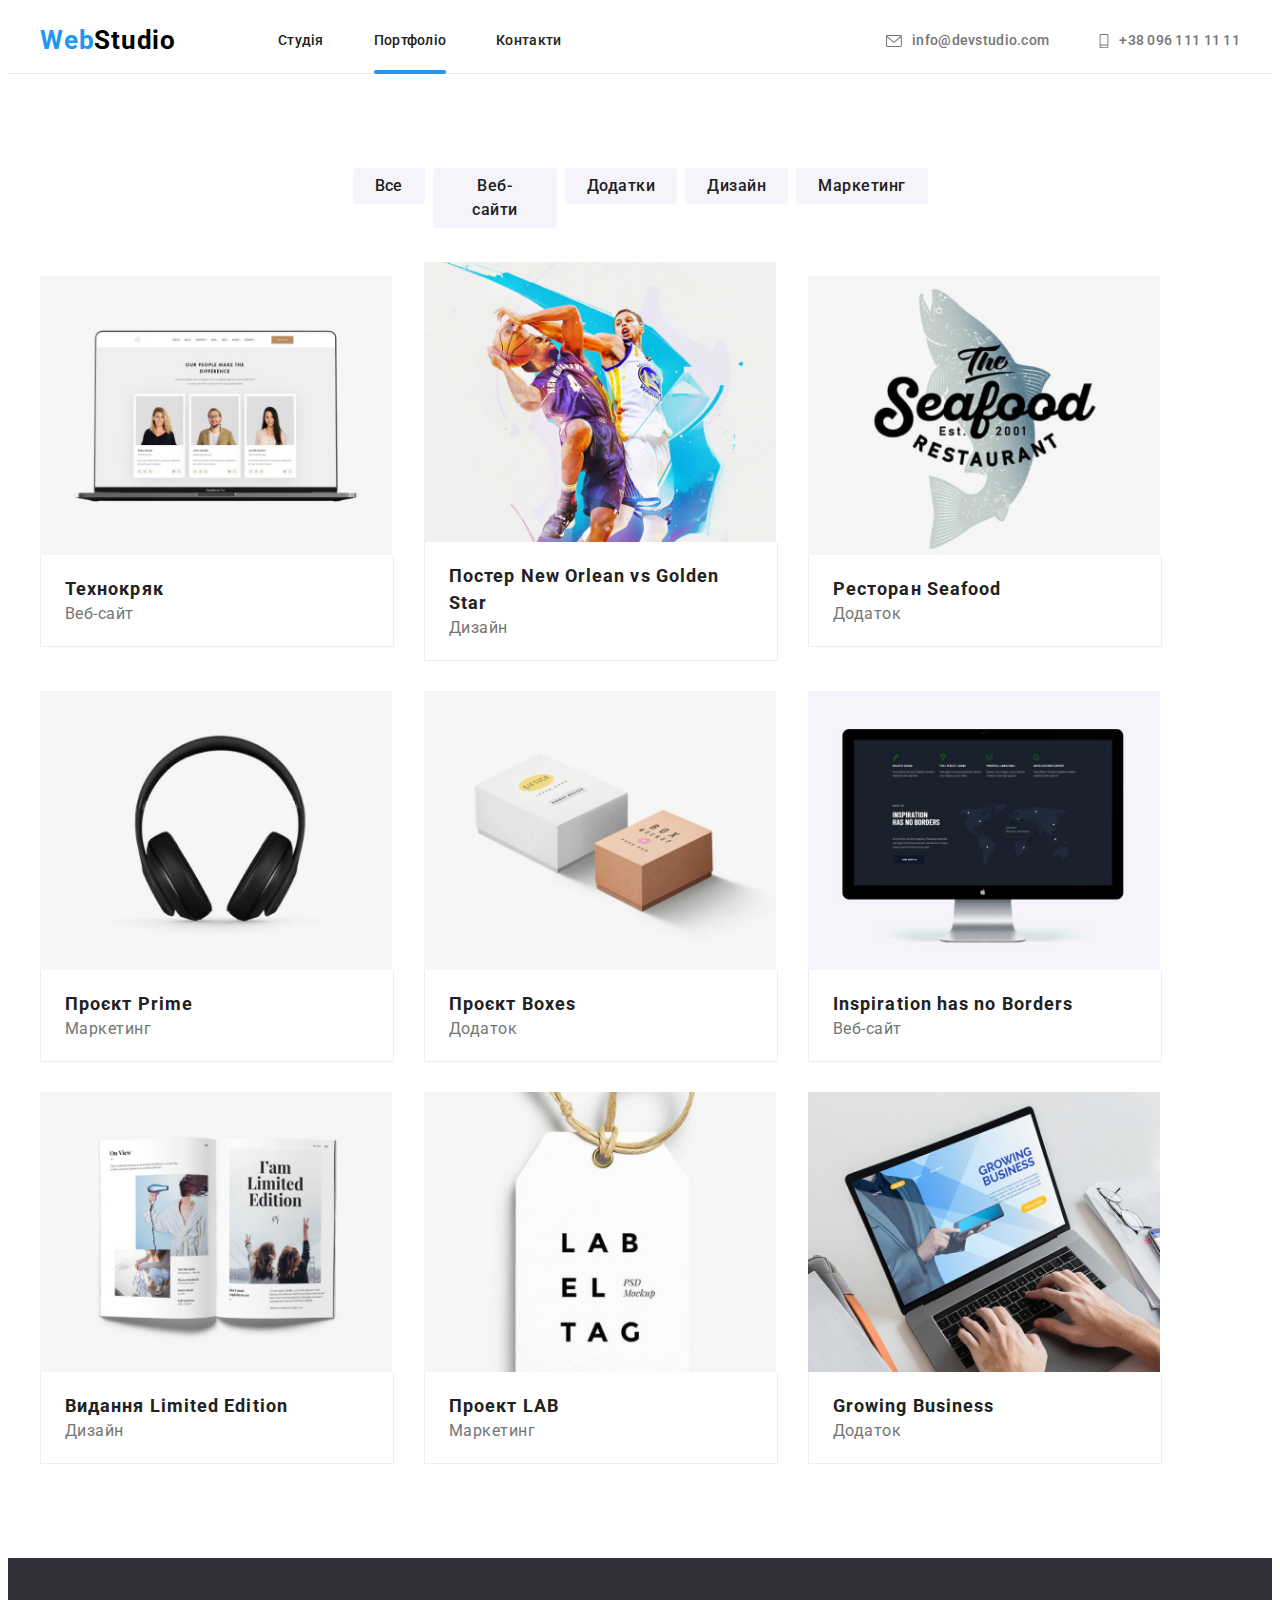
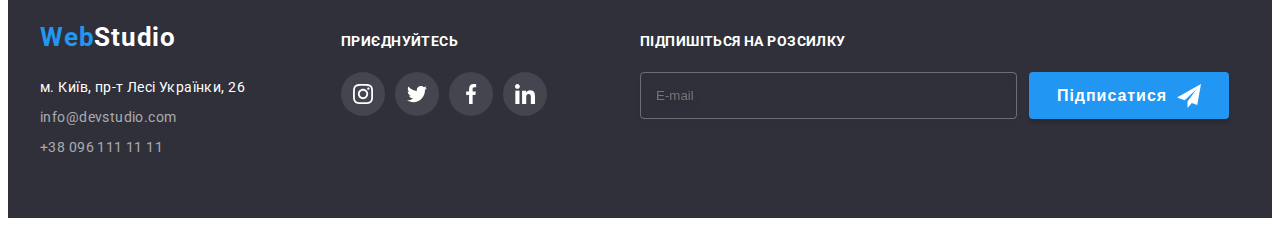
<file: portfolio.html>
<!DOCTYPE html>
<html lang="uk">
  <head>
    <meta charset="UTF-8" />
    <meta http-equiv="X-UA-Compatible" content="IE=edge" />
    <meta name="viewport" content="width=device-width, initial-scale=1.0" />
    <link rel="preconnect" href="https://fonts.googleapis.com" />
    <link rel="preconnect" href="https://fonts.gstatic.com" crossorigin />
    <link
      href="https://fonts.googleapis.com/css2?family=Roboto:wght@400;500;700;900&display=swap"
      rel="stylesheet"
    />
    <link
      rel="stylesheet"
      href="https://cdnjs.cloudflare.com/ajax/libs/modern-normalize/1.1.0/modern-normalize.min.css"
      integrity="sha512-wpPYUAdjBVSE4KJnH1VR1HeZfpl1ub8YT/NKx4PuQ5NmX2tKuGu6U/JRp5y+Y8XG2tV+wKQpNHVUX03MfMFn9Q=="
      crossorigin="anonymous"
      referrerpolicy="no-referrer"
    />
    <link rel="stylesheet" href="./css/main.min.css" />

    <title>Portfolio</title>
  </head>
  <body>
    <header class="header">
      <div class="conteiner conteiner__header">
        <nav class="nav">
          <a class="logo link" href="/">Web<span class="logo-dark">Studio</span></a>
          <ul class="nav__list list">
            <li class="nav__item">
              <a class="nav__link nav__link--active link" href="./index.html">Студія</a>
            </li>
            <li class="nav__item">
              <a class="nav__link nav__link--active nav__link--current link" href="./portfolio.html"
                >Портфоліо</a
              >
            </li>
            <li class="nav__item">
              <a class="nav__link nav__link--active link" href="#">Контакти</a>
            </li>
          </ul>
        </nav>
        <ul class="contacts__list list">
          <li class="contact__item">
            <a class="contacts__link contacts__link--active link" href="mailto:info@devstudio.com">
              <svg class="contacts__svg-mail">
                <use href="./images/svg/sprite.svg#icon-envelope"></use>
              </svg>
              <span>info@devstudio.com</span>
            </a>
          </li>
          <li>
            <a class="contacts__link contacts__link--active link" href="tel:+380961111111">
              <svg class="contacts__svg-tel">
                <use href="./images/svg/sprite.svg#icon-smartphone"></use>
              </svg>
              <span>+38 096 111 11 11</span></a
            >
          </li>
        </ul>
      </div>
    </header>
    <main class="main">
      <section class="portfolio section">
        <h1 class="visually-hidden"></h1>

        <div class="portfolio-conteiner">
          <ul class="filters__list list">
            <li>
              <button type="button" class="btn__filters btn-primary btn__filters--active">
                Все
              </button>
            </li>
            <li>
              <button type="button" class="btn__filters btn-primary btn__filters--active">
                Веб-сайти
              </button>
            </li>
            <li>
              <button type="button" class="btn__filters btn-primary btn__filters--active">
                Додатки
              </button>
            </li>
            <li>
              <button type="button" class="btn__filters btn-primary btn__filters--active">
                Дизайн
              </button>
            </li>
            <li>
              <button type="button" class="btn__filters btn-primary btn__filters--active">
                Маркетинг
              </button>
            </li>
          </ul>
          <ul class="card__list list">
            <li class="cadr__item">
              <a href="" class="card__link card__link--active link">
                <div class="galery__wrap">
                  <img
                    class="portfolio__pic"
                    src="./images/find1.jpg"
                    alt="ноутбук на якому зображено Веб-сайт"
                    width="370"
                    height="294"
                  />

                  <p class="gallery__desc">
                    Ресурс пропонує комплексні пропозиції з різним рівнем функціоналу та сервісів.
                    Все це дозволить відвідувачу отримати вичерпні відомості про компанію чи
                    приватну особу.
                  </p>
                </div>

                <div class="portfolio-box">
                  <h2 class="portfolio-box__title">Технокряк</h2>
                  <p class="portfolio-box__text">Веб-сайт</p>
                </div>
              </a>
            </li>
            <li class="cadr__item">
              <a href="" class="card__link card__link--active link">
                <div class="galery__wrap">
                  <img
                    class="portfolio__pic"
                    width="370"
                    src="./images/find2.jpg"
                    alt="Постер із зображенням двох баскетболістів"
                  />
                  <p class="gallery__desc">
                    Ресурс пропонує комплексні пропозиції з різним рівнем функціоналу та сервісів.
                    Все це дозволить відвідувачу отримати вичерпні відомості про компанію чи
                    приватну особу.
                  </p>
                </div>
                <div class="portfolio-box">
                  <h2 class="portfolio-box__title">Постер New Orlean vs Golden Star</h2>
                  <p class="portfolio-box__text">Дизайн</p>
                </div>
              </a>
            </li>
            <li class="cadr__item">
              <a href="#" class="card__link card__link--active link">
                <div class="galery__wrap">
                  <img
                    class="portfolio__pic"
                    width="370"
                    class="pic"
                    src="./images/find3.jpg"
                    alt="Логотип"
                  />
                  <p class="gallery__desc">
                    Ресурс пропонує комплексні пропозиції з різним рівнем функціоналу та сервісів.
                    Все це дозволить відвідувачу отримати вичерпні відомості про компанію чи
                    приватну особу.
                  </p>
                </div>
                <div class="portfolio-box">
                  <h2 class="portfolio-box__title">Ресторан Seafood</h2>
                  <p class="portfolio-box__text">Додаток</p>
                </div>
              </a>
            </li>
            <li class="cadr__item">
              <a href="#" class="card__link card__link--active link">
                <div class="galery__wrap">
                  <img class="portfolio__pic" src="./images/find4.jpg" alt="чорні навушники" />
                  <p class="gallery__desc">
                    Ресурс пропонує комплексні пропозиції з різним рівнем функціоналу та сервісів.
                    Все це дозволить відвідувачу отримати вичерпні відомості про компанію чи
                    приватну особу.
                  </p>
                </div>
                <div class="portfolio-box">
                  <h2 class="portfolio-box__title">Проєкт Prime</h2>
                  <p class="portfolio-box__text">Маркетинг</p>
                </div>
              </a>
            </li>
            <li class="cadr__item">
              <a href="" class="card__link card__link--active link">
                <div class="galery__wrap">
                  <img
                    class="portfolio__pic"
                    width="370"
                    src="./images/find5.jpg"
                    alt="дві коробки одна біла інша коричнева "
                  />
                  <p class="gallery__desc">
                    Ресурс пропонує комплексні пропозиції з різним рівнем функціоналу та сервісів.
                    Все це дозволить відвідувачу отримати вичерпні відомості про компанію чи
                    приватну особу.
                  </p>
                </div>
                <div class="portfolio-box">
                  <h2 class="portfolio-box__title">Проєкт Boxes</h2>
                  <p class="portfolio-box__text">Додаток</p>
                </div>
              </a>
            </li>
            <li class="cadr__item">
              <a href="" class="card__link card__link--active link">
                <div class="galery__wrap">
                  <img
                    class="portfolio__pic"
                    width="370"
                    src="./images/find6.jpg"
                    alt="монітор apple"
                  />
                  <p class="gallery__desc">
                    Ресурс пропонує комплексні пропозиції з різним рівнем функціоналу та сервісів.
                    Все це дозволить відвідувачу отримати вичерпні відомості про компанію чи
                    приватну особу.
                  </p>
                </div>
                <div class="portfolio-box">
                  <h2 class="portfolio-box__title">Inspiration has no Borders</h2>
                  <p class="portfolio-box__text">Веб-сайт</p>
                </div>
              </a>
            </li>
            <li class="cadr__item">
              <a href="" class="card__link card__link--active link">
                <div class="galery__wrap">
                  <img class="portfolio__pic" src="./images/find7.jpg" alt="журнал" />
                  <p class="gallery__desc">
                    Ресурс пропонує комплексні пропозиції з різним рівнем функціоналу та сервісів.
                    Все це дозволить відвідувачу отримати вичерпні відомості про компанію чи
                    приватну особу.
                  </p>
                </div>
                <div class="portfolio-box">
                  <h2 class="portfolio-box__title">Видання Limited Edition</h2>
                  <p class="portfolio-box__text">Дизайн</p>
                </div>
              </a>
            </li>
            <li class="cadr__item">
              <a href="" class="card__link card__link--active link">
                <div class="galery__wrap">
                  <img class="portfolio__pic" width="370" src="./images/find8.jpg" alt="бірка" />
                  <p class="gallery__desc">
                    Ресурс пропонує комплексні пропозиції з різним рівнем функціоналу та сервісів.
                    Все це дозволить відвідувачу отримати вичерпні відомості про компанію чи
                    приватну особу.
                  </p>
                </div>
                <div class="portfolio-box">
                  <h2 class="portfolio-box__title">Проект LAB</h2>
                  <p class="portfolio-box__text">Маркетинг</p>
                </div>
              </a>
            </li>
            <li class="cadr__item">
              <a href="" class="card__link card__link--active link">
                <div class="galery__wrap">
                  <img
                    class="portfolio__pic"
                    width="370"
                    src="./images/find9.jpg"
                    alt="ноутбук за яким працює чоловік"
                  />
                  <p class="gallery__desc">
                    Ресурс пропонує комплексні пропозиції з різним рівнем функціоналу та сервісів.
                    Все це дозволить відвідувачу отримати вичерпні відомості про компанію чи
                    приватну особу.
                  </p>
                </div>
                <div class="portfolio-box">
                  <h2 class="portfolio-box__title">Growing Business</h2>
                  <p class="portfolio-box__text">Додаток</p>
                </div>
              </a>
            </li>
          </ul>
        </div>
      </section>
    </main>

    <!-- footer -->
    <footer class="footer">
      <div class="conteiner-footer">
        <div class="address__footer">
          <a class="logo__footer link" href="/"
            >Web<span class="logo__footer--light">Studio</span>
          </a>
          <address class="address">
            <ul class="address__list list">
              <li class="adress__item">
                <a class="adress__link link" href="https://goo.gl/maps/E6LMGMojv2yCYR6s5">
                  <span class="address-color">м. Київ, пр-т Лесі Українки, 26</span>
                </a>
              </li>
              <li class="adress__item">
                <a class="adress__link link" href="mailto:info@devstudio.com">
                  info@devstudio.com</a
                >
              </li>
              <li class="adress__item">
                <a class="adress__link link" href="tel:+380961111111">+38 096 111 11 11</a>
              </li>
            </ul>
          </address>
        </div>
        <div class="follow">
          <p class="folow__text">приєднуйтесь</p>
          <ul class="follow__list list">
            <li class="follow__item">
              <a href="" class="follow__link follow__link--active link">
                <svg class="follow__icon">
                  <use href="./images/svg/sprite.svg#icon-instagram-2"></use>
                </svg>
              </a>
            </li>
            <li class="follow__item">
              <a href="" class="follow__link follow__link--active link">
                <svg class="follow__icon">
                  <use href="./images/svg/sprite.svg#icon-twitter-1"></use>
                </svg>
              </a>
            </li>
            <li class="follow__item">
              <a href="" class="follow__link follow__link--active link">
                <svg class="follow__icon">
                  <use href="./images/svg/sprite.svg#icon-facebook-1"></use>
                </svg>
              </a>
            </li>
            <li class="follow__item">
              <a href="" class="follow__link follow__link--active link">
                <svg class="follow__icon">
                  <use href="./images/svg/sprite.svg#icon-linkedin-1"></use>
                </svg>
              </a>
            </li>
          </ul>
        </div>
        <div class="subscribe">
          <p class="subscribe__text">Підпишіться на розсилку</p>
          <div class="join">
            <form class="join__form">
              <input
                class="join__input"
                type="email"
                id="email"
                size="1"
                placeholder="E-mail"
                required
              />

              <button type="submit" class="btn__footer btn-primary">
                <span class="span-follow-footer">Підписатися</span
                ><svg class="icon-send">
                  <use href="./images/svg/sprite.svg#icon-icon-send"></use>
                </svg>
              </button>
            </form>
          </div>
        </div>
      </div>
    </footer>
  </body>
</html>
</file>
<file: css/main.min.css>
:root{--primary-text-color: #212121;--grey-text-color: #757575;--title-text-color: #212121;--accent-color: #2196f3;--primary-bg-color: #f5f5f5;--secondary-bg-color: #2f303a}.visually-hidden{position:absolute;width:1px;height:1px;margin:-1px;border:0;padding:0;white-space:nowrap;-webkit-clip-path:inset(100%);clip-path:inset(100%);clip:rect(0 0 0 0);overflow:hidden}body{background-color:#fff;font-family:"Roboto",sans-serif;line-height:1.67}.conteiner{width:1200px;margin-left:auto;margin-right:auto;padding-left:15px;padding-right:15px}.section.no-padding{padding-top:0}.section{padding-top:94px;padding-bottom:94px}img{display:block;max-width:100%;height:auto}h1,h2,h3,h4,h5,h6,p{margin:0}.list{list-style:none;padding:0;margin:0}.link{text-decoration:none}.btn-primary{border-radius:4px;font-weight:700;font-size:16px;cursor:pointer;border:none;text-align:center;line-height:1.5;color:#fff;letter-spacing:.06em}.btn__footer{display:-webkit-box;display:-ms-flexbox;display:flex;-webkit-box-align:center;-ms-flex-align:center;align-items:center;-webkit-box-pack:center;-ms-flex-pack:center;justify-content:center;line-height:1.5;align-items:center;text-align:center;background-color:#2196f3;-webkit-box-shadow:0px 4px 4px rgba(0,0,0,.15);box-shadow:0px 4px 4px rgba(0,0,0,.15);padding:10px 28px 10px 28px}.btn-request{background-color:#2196f3;-webkit-box-shadow:0px 4px 4px rgba(0,0,0,.15);box-shadow:0px 4px 4px rgba(0,0,0,.15);padding:10px 32px;text-align:center}.btn__filters{padding:6px 22px;background:#f5f4fa;border-radius:4px;font-family:"Roboto";font-style:normal;font-weight:500;text-align:center;letter-spacing:.03em;color:#212121;-webkit-transition:color 250ms cubic-bezier(0.4, 0, 0.2, 1),background-color 250ms cubic-bezier(0.4, 0, 0.2, 1),-webkit-box-shadow 250ms cubic-bezier(0.4, 0, 0.2, 1);transition:color 250ms cubic-bezier(0.4, 0, 0.2, 1),background-color 250ms cubic-bezier(0.4, 0, 0.2, 1),-webkit-box-shadow 250ms cubic-bezier(0.4, 0, 0.2, 1);transition:color 250ms cubic-bezier(0.4, 0, 0.2, 1),background-color 250ms cubic-bezier(0.4, 0, 0.2, 1),box-shadow 250ms cubic-bezier(0.4, 0, 0.2, 1);transition:color 250ms cubic-bezier(0.4, 0, 0.2, 1),background-color 250ms cubic-bezier(0.4, 0, 0.2, 1),box-shadow 250ms cubic-bezier(0.4, 0, 0.2, 1),-webkit-box-shadow 250ms cubic-bezier(0.4, 0, 0.2, 1)}.btn__filters--active:focus,.btn__filters--active:hover{background-color:var(--accent-color);color:#fff;-webkit-box-shadow:0px 3px 1px rgba(0,0,0,.1),0px 1px 2px rgba(0,0,0,.08),0px 2px 2px rgba(0,0,0,.12);box-shadow:0px 3px 1px rgba(0,0,0,.1),0px 1px 2px rgba(0,0,0,.08),0px 2px 2px rgba(0,0,0,.12)}.logo{text-decoration:none;font-style:normal;font-weight:700;font-size:26px;line-height:1.5;letter-spacing:.03em;color:#2196f3;width:145px;-webkit-box-align:center;-ms-flex-align:center;align-items:center}.logo-dark{color:#000}.logo__footer--light{color:#fff}.logo__footer{display:block;width:145px;font-style:normal;font-weight:700;font-size:26px;line-height:1.5;letter-spacing:.03em;color:#2196f3;margin-bottom:20px}.team-icon__link{width:44px;height:44px;display:-webkit-box;display:-ms-flexbox;display:flex;-webkit-box-pack:center;-ms-flex-pack:center;justify-content:center;-webkit-box-align:center;-ms-flex-align:center;align-items:center;background-color:rgba(0,0,0,0);border-radius:50%;fill:#afb1b8;-webkit-transition:background-color 250ms cubic-bezier(0.4, 0, 0.2, 1);transition:background-color 250ms cubic-bezier(0.4, 0, 0.2, 1)}.team-icon__link--active:hover,.team-icon__link--active:focus{background-color:var(--accent-color)}.team-icon__link--active:hover .team-icon,.team-icon__link--active:focus .team-icon{fill:#fff}.team-icon{width:22px;height:22px;fill:#afb1b8;-webkit-transition:fill 250ms cubic-bezier(0.4, 0, 0.2, 1);transition:fill 250ms cubic-bezier(0.4, 0, 0.2, 1)}.customers__list{display:-webkit-box;display:-ms-flexbox;display:flex;-webkit-box-align:center;-ms-flex-align:center;align-items:center;-webkit-box-pack:center;-ms-flex-pack:center;justify-content:center;display:flex;gap:30px}.customers__icon{width:93px;height:43px;fill:#afb1b8;-webkit-transition:color 250ms cubic-bezier(0.4, 0, 0.2, 1);transition:color 250ms cubic-bezier(0.4, 0, 0.2, 1);fill:currentColor}.customers__link{display:-webkit-box;display:-ms-flexbox;display:flex;-webkit-box-pack:center;-ms-flex-pack:center;justify-content:center;-webkit-box-align:center;-ms-flex-align:center;align-items:center;width:170px;height:92px;color:#afb1b8;border:1px solid #afb1b8;border-radius:4px;-webkit-transition:border-color 250ms cubic-bezier(0.4, 0, 0.2, 1);transition:border-color 250ms cubic-bezier(0.4, 0, 0.2, 1)}.customers__link--active:hover,.customers__link--active:focus{border-color:var(--accent-color);color:var(--accent-color)}.customers__link .customers__icon{fill:currentColor}.follow__list{width:206px;display:-webkit-box;display:-ms-flexbox;display:flex;gap:10px}.follow__link{width:44px;height:44px;display:-webkit-box;display:-ms-flexbox;display:flex;-webkit-box-align:center;-ms-flex-align:center;align-items:center;-webkit-box-pack:center;-ms-flex-pack:center;justify-content:center;background-color:rgba(255,255,255,.1);border-radius:50%;color:#fff;-webkit-transition:background-color 250ms cubic-bezier(0.4, 0, 0.2, 1);transition:background-color 250ms cubic-bezier(0.4, 0, 0.2, 1)}.follow__link--active:hover,.follow__link--active:focus{background-color:var(--accent-color)}.follow__link--active .follow__icon{fill:#fff}.team-icon__link{width:44px;height:44px;display:-webkit-box;display:-ms-flexbox;display:flex;-webkit-box-pack:center;-ms-flex-pack:center;justify-content:center;-webkit-box-align:center;-ms-flex-align:center;align-items:center;background-color:rgba(0,0,0,0);border-radius:50%;fill:#afb1b8;-webkit-transition:background-color 250ms cubic-bezier(0.4, 0, 0.2, 1);transition:background-color 250ms cubic-bezier(0.4, 0, 0.2, 1)}.team-icon__link--active:hover,.team-icon__link--active:focus{background-color:var(--accent-color)}.team-icon__link--active:hover .team-icon,.team-icon__link--active:focus .team-icon{fill:#fff}.team-icon{width:22px;height:22px;fill:#afb1b8;-webkit-transition:fill 250ms cubic-bezier(0.4, 0, 0.2, 1);transition:fill 250ms cubic-bezier(0.4, 0, 0.2, 1)}.icon-close{width:18px;height:18px;display:-webkit-box;display:-ms-flexbox;display:flex;-webkit-box-pack:center;-ms-flex-pack:center;justify-content:center;-webkit-box-align:center;-ms-flex-align:center;align-items:center;-webkit-transition:fill 250ms cubic-bezier(0.4, 0, 0.2, 1);transition:fill 250ms cubic-bezier(0.4, 0, 0.2, 1)}.btn-close{display:block;background-color:#fff;border:1px solid rgba(0,0,0,.1);border-radius:50%;padding:6px;position:absolute;top:8px;right:8px;fill:#000;cursor:pointer}.btn-close .icon-close:hover,.btn-close.icon-close:focus{fill:var(--accent-color)}.btn-submit{padding:10px 52px;font-family:"Roboto";font-style:normal;font-weight:700;font-size:16px;line-height:1.5;cursor:pointer;display:-webkit-box;display:-ms-flexbox;display:flex;margin:0 auto;letter-spacing:.06em;color:#fff;background-color:#188ce8;-webkit-box-shadow:0px 4px 4px rgba(0,0,0,.15);box-shadow:0px 4px 4px rgba(0,0,0,.15);border-radius:4px;border:none}.register__tittle{display:block;font-family:"Roboto";font-style:normal;font-weight:700;font-size:20px;line-height:1.5;text-align:center;letter-spacing:.03em;color:#212121;margin-bottom:12px}.about-input{width:448px;height:40px;margin-bottom:10px}.register__lable{font-family:"Roboto";font-style:normal;font-weight:400;font-size:12px;line-height:14px;margin-bottom:4px;letter-spacing:.01em;text-align:left;color:#757575}.register-group{margin-bottom:20px}.register__wrap{position:relative;display:-webkit-box;display:-ms-flexbox;display:flex;-webkit-box-orient:vertical;-webkit-box-direction:normal;-ms-flex-direction:column;flex-direction:column;gap:4px}.register__wrap:not(:last-child){margin-bottom:10px}.register__field{height:40px;padding-left:42px;padding-right:42px;outline:rgba(0,0,0,0);border:1px solid rgba(33,33,33,.2);border-radius:4px;-webkit-transition:border-color 250ms cubic-bezier(0.4, 0, 0.2, 1);transition:border-color 250ms cubic-bezier(0.4, 0, 0.2, 1)}.register__field--active:focus{border-color:#2196f3}.register__field--active:focus+.register__icon{fill:#2196f3;-webkit-transition:fill 250ms cubic-bezier(0.4, 0, 0.2, 1);transition:fill 250ms cubic-bezier(0.4, 0, 0.2, 1)}.register__icon{position:absolute;bottom:11px;left:12px;fill:#212121}.register__message{resize:none;border:1px solid rgba(33,33,33,.2);border-radius:4px;height:120px;padding:12px 16px;font-weight:400;font-size:12px;line-height:1.5;letter-spacing:.01em;outline:rgba(0,0,0,0);-webkit-transition:border-color 250ms cubic-bezier(0.4, 0, 0.2, 1);transition:border-color 250ms cubic-bezier(0.4, 0, 0.2, 1)}.register__message--active:focus{border-color:#2196f3}.register__message::-webkit-input-placeholder{color:rgba(33,33,33,.2)}.register__message::-moz-placeholder{color:rgba(33,33,33,.2)}.register__message:-ms-input-placeholder{color:rgba(33,33,33,.2)}.register__message::-ms-input-placeholder{color:rgba(33,33,33,.2)}.register__message::placeholder{color:rgba(33,33,33,.2)}.register__aggreemet{display:-webkit-box;display:-ms-flexbox;display:flex;-webkit-box-align:center;-ms-flex-align:center;align-items:center;-webkit-box-pack:center;-ms-flex-pack:center;justify-content:center;margin-bottom:30px;gap:8px}.register__aggreemet-text{font-weight:400;font-size:14px;line-height:1.5;letter-spacing:.03em;color:#757575}.register__aggreemet-link{font-weight:400;font-size:14px;line-height:1.5;letter-spacing:.03em;-webkit-text-decoration-line:underline;text-decoration-line:underline;color:#2196f3}.register__check-box:checked+.register__agreamen-icon>.-uncheck{opacity:0}.register__check-box:checked+.register__agreamen-icon>.register__icon-check{opacity:1}.register__icon-uncheck{-webkit-transition:opacity 250ms cubic-bezier(0.4, 0, 0.2, 1);transition:opacity 250ms cubic-bezier(0.4, 0, 0.2, 1)}.register__icon-check{fill:#2196f3;opacity:0;-webkit-transition:opacity 250ms cubic-bezier(0.4, 0, 0.2, 1);transition:opacity 250ms cubic-bezier(0.4, 0, 0.2, 1)}.visually-hidden{position:absolute;width:1px;height:1px;margin:-1px;border:0;padding:0;white-space:nowrap;-webkit-clip-path:inset(100%);clip-path:inset(100%);clip:rect(0 0 0 0);overflow:hidden}.modal{position:absolute;top:50%;left:50%;-webkit-transform:translate(-50%, -50%);transform:translate(-50%, -50%);min-width:528px;min-height:581px;padding:40px;background-color:#fff;-webkit-box-shadow:0px 1px 3px rgba(0,0,0,.12),0px 1px 1px rgba(0,0,0,.14),0px 2px 1px rgba(0,0,0,.2);box-shadow:0px 1px 3px rgba(0,0,0,.12),0px 1px 1px rgba(0,0,0,.14),0px 2px 1px rgba(0,0,0,.2);border-radius:4px}.backdrop{position:fixed;z-index:100;top:0;left:0;width:100%;height:100%;background-color:rgba(0,0,0,.2)}.backdrop.is-hidden{opacity:0;pointer-events:none;visibility:hidden}@media screen and (min-width: 480px){.customers-conteiner{width:480px;padding-left:15px;padding-right:15px}}@media screen and (min-width: 479px){.customers__list{display:-webkit-box;display:-ms-flexbox;display:flex;-ms-flex-wrap:wrap;flex-wrap:wrap}}@media screen and (min-width: 479px){.customers__link{width:210px;height:92px}}@media screen and (min-width: 479px){.customers__tittle{font-size:28px}}@media screen and (min-width: 768px){.customers-conteiner{width:768px;padding-left:15px;padding-right:15px}}@media screen and (min-width: 768px){.customers__link{width:226px;height:92px}}@media screen and (min-width: 768px){.customers__list{display:-webkit-box;display:-ms-flexbox;display:flex;-ms-flex-wrap:wrap;flex-wrap:wrap}}@media screen and (min-width: 768px){.customers__tittle{font-size:28px}}@media screen and (min-width: 1200px){.customers-conteiner{width:1200px;padding-left:15px;padding-right:15px}}@media screen and (min-width: 1200px){.customers__link{width:170px;height:92px}}@media screen and (min-width: 480px){.benefits{display:none}}@media screen and (min-width: 768px){.benefits{display:none}}@media screen and (min-width: 1200px){.benefits{display:-webkit-box;display:-ms-flexbox;display:flex}}.mobile-btn{display:-webkit-box;display:-ms-flexbox;display:flex;-webkit-box-align:center;-ms-flex-align:center;align-items:center;-webkit-box-pack:center;-ms-flex-pack:center;justify-content:center;margin-left:auto;width:40px;height:40px;padding:0;cursor:pointer;background:rgba(0,0,0,0);border:none;margin-left:250px}@media screen and (min-width: 768px){.mobile-btn{display:none}}.btn-mobile__close{display:-webkit-box;display:-ms-flexbox;display:flex;position:absolute;top:10px;right:15px;-webkit-box-align:center;-ms-flex-align:center;align-items:center;-webkit-box-pack:center;-ms-flex-pack:center;justify-content:center;margin-left:auto;width:40px;height:40px;padding:0;cursor:pointer;background:rgba(0,0,0,0);border:none}.mobile-menu{display:-webkit-box;display:-ms-flexbox;display:flex;-webkit-box-orient:vertical;-webkit-box-direction:normal;-ms-flex-direction:column;flex-direction:column;position:relative;max-width:480px;height:769px;background:#fff;-webkit-box-shadow:0px 4px 8px rgba(0,0,0,.04),0px 2px 4px rgba(0,0,0,.08),0px 1px 3px rgba(0,0,0,.16);box-shadow:0px 4px 8px rgba(0,0,0,.04),0px 2px 4px rgba(0,0,0,.08),0px 1px 3px rgba(0,0,0,.16);padding:48px 40px}.mobile-menu__link{font-weight:500;font-size:40px;line-height:47px;letter-spacing:.02em;color:#212121}.mobile-menu__link--active:hover,.mobile-menu__link--active:focus{color:var(--active)}.mobile-menu__list{margin-bottom:auto}.mobile-menu-item{margin-bottom:35px}.mobile-menu__social{display:-webkit-box;display:-ms-flexbox;display:flex;gap:20px}.mobile-menu__contacts{margin-bottom:64px}.mobile-menu__social-link{font-weight:500;font-size:18px;line-height:1.5;letter-spacing:.02em;color:#2196f3}.mobile-menu__contacts-link{font-weight:500;font-size:24px;line-height:28px;letter-spacing:.02em;-webkit-transition:color 250ms cubic-bezier(0.4, 0, 0.2, 1);transition:color 250ms cubic-bezier(0.4, 0, 0.2, 1);color:#757575}.mobile-menu__contacts-item:not(:last-child){margin-bottom:24px}.header{border-bottom:1px solid #ececec;max-width:1600px;margin:0 auto}.conteiner__header{display:-webkit-box;display:-ms-flexbox;display:flex;-webkit-box-align:center;-ms-flex-align:center;align-items:center;padding-top:13px;padding-bottom:13px}@media screen and (min-width: 480px){.conteiner__header{width:480px;padding-left:15px;padding-right:15px}}@media screen and (min-width: 768px){.conteiner__header{width:768px;padding-left:15px;padding-right:15px}}@media screen and (min-width: 1200px){.conteiner__header{width:1200px;padding-left:15px;padding-right:15px}}.nav{display:-webkit-box;display:-ms-flexbox;display:flex;-webkit-box-align:center;-ms-flex-align:center;align-items:center}.nav__list{display:-webkit-box;display:-ms-flexbox;display:flex;padding:0;margin-left:93px;-webkit-box-align:center;-ms-flex-align:center;align-items:center}@media screen and (min-width: 480px){.nav__list{display:none}}@media screen and (min-width: 768px){.nav__list{display:-webkit-box;display:-ms-flexbox;display:flex}}.nav__item{margin-right:50px;display:block}.nav__item:last-child{margin-right:0}.nav__link{position:relative;-webkit-transition:250ms;transition:250ms;font-style:normal;font-weight:500;font-size:14px;line-height:1.5;letter-spacing:.02em;color:#212121;-webkit-transition:color 250ms cubic-bezier(0.4, 0, 0.2, 1);transition:color 250ms cubic-bezier(0.4, 0, 0.2, 1)}.nav__link--active:hover,.nav__link--active:focus{color:var(--accent-color)}.nav__link--active::after{content:"";width:100%;display:block;height:4px;background-color:var(--accent-color);position:absolute;left:0;bottom:-26px;border-radius:4px;-webkit-transform:scaleX(0);transform:scaleX(0);-webkit-transition:-webkit-transform 250ms cubic-bezier(0.4, 0, 0.2, 1);transition:-webkit-transform 250ms cubic-bezier(0.4, 0, 0.2, 1);transition:transform 250ms cubic-bezier(0.4, 0, 0.2, 1);transition:transform 250ms cubic-bezier(0.4, 0, 0.2, 1), -webkit-transform 250ms cubic-bezier(0.4, 0, 0.2, 1)}.nav__link--active:hover::after,.nav__link--active:focus::after,.nav__link--current::after{-webkit-transform:scaleX(1);transform:scaleX(1)}.contacts__list{display:-webkit-box;display:-ms-flexbox;display:flex;margin-left:auto;padding:0;font-style:normal;font-weight:500;font-size:14px;line-height:1.5;letter-spacing:.02em}@media screen and (min-width: 480px){.contacts__list{display:none}}@media screen and (min-width: 768px)and (max-width: 1199px){.contacts__list{display:-webkit-box;display:-ms-flexbox;display:flex;-webkit-box-orient:vertical;-webkit-box-direction:normal;-ms-flex-direction:column;flex-direction:column}}@media screen and (min-width: 1200px){.contacts__list{display:-webkit-box;display:-ms-flexbox;display:flex}}.contacts__link{display:-webkit-box;display:-ms-flexbox;display:flex;-webkit-box-align:center;-ms-flex-align:center;align-items:center;font-style:normal;font-weight:500;font-size:14px;line-height:1.5;letter-spacing:.02em;color:#757575}.contacts__link--active:hover,.contacts__link--active:focus{color:var(--accent-color)}.contacts__list li+li{margin-left:50px}@media screen and (min-width: 768px)and (max-width: 1200px){.contacts__list li+li{margin-left:0}}.contacts__svg-tel{width:10px;height:14px;margin-right:10px;-webkit-transition:fill 250ms cubic-bezier(0.25, 0, 0.2, 1);transition:fill 250ms cubic-bezier(0.25, 0, 0.2, 1)}.contacts__svg-mail{width:16px;height:12px;margin-right:10px;-webkit-transition:fill 250ms cubic-bezier(0.25, 0, 0.2, 1);transition:fill 250ms cubic-bezier(0.25, 0, 0.2, 1)}.contacts__svg-mail:hover .contacts-list{color:var(--accent-color)}.contacts__svg-mail:hover .contacts-list{color:var(--accent-color)}.contacts__link{fill:#757575;-webkit-transition:color 250ms cubic-bezier(0.25, 0, 0.2, 1);transition:color 250ms cubic-bezier(0.25, 0, 0.2, 1)}.contacts__link:hover,.contacts__link:focus{fill:var(--accent-color)}.hero-conteiner{padding-top:200px;padding-bottom:200px;margin:0 auto;max-width:1600px;background-image:-webkit-gradient(linear, left top, right top, from(rgba(47, 48, 58, 0.4)), to(rgba(47, 48, 58, 0.4))),url(../images/main.jpg);background-image:linear-gradient(to right, rgba(47, 48, 58, 0.4), rgba(47, 48, 58, 0.4)),url(../images/main.jpg);background-color:#2f303a;background-size:cover;background-repeat:no-repeat;background-position:center;text-align:center}@media screen and (min-width: 480px){.hero-conteiner{width:480px;padding-left:15px;padding-right:15px}}@media screen and (min-width: 768px){.hero-conteiner{width:768px;padding-left:15px;padding-right:15px}}@media screen and (min-width: 1200px){.hero-conteiner{min-width:1600px;padding-left:15px;padding-right:15px}}.hero__tittle{font-style:normal;font-weight:700;font-size:44px;line-height:1.5;letter-spacing:.06em;text-transform:uppercase;margin-bottom:30px;color:#fff}@media screen and (min-width: 480px){.conteiner-about{width:480px;padding-left:15px;padding-right:15px}}@media screen and (min-width: 768px){.conteiner-about{width:768px;padding-left:15px;padding-right:15px}}@media screen and (min-width: 1200px){.conteiner-about{width:1200px;padding-left:15px;padding-right:15px}}.about__list{display:-webkit-box;display:-ms-flexbox;display:flex;gap:30px}@media screen and (min-width: 480px)and (max-width: 767px){.about__list{display:-webkit-box;display:-ms-flexbox;display:flex;-webkit-box-orient:vertical;-webkit-box-direction:normal;-ms-flex-direction:column;flex-direction:column}}@media screen and (min-width: 768px){.about__list{display:-webkit-box;display:-ms-flexbox;display:flex;-ms-flex-wrap:wrap;flex-wrap:wrap}}@media screen and (min-width: 1200px){.about__list{display:-webkit-box;display:-ms-flexbox;display:flex}}.about__item{width:270px}@media screen and (min-width: 480px){.about__item{width:450px}}@media screen and (min-width: 768px){.about__item{width:354px}}@media screen and (min-width: 1200px){.about__item{width:270px}}.about__title{font-style:normal;font-weight:700;font-size:14px;line-height:1.5;letter-spacing:.03em;text-transform:uppercase;color:#212121;margin-bottom:10px}@media screen and (min-width: 480px){.about__title{display:-webkit-box;display:-ms-flexbox;display:flex;-webkit-box-align:center;-ms-flex-align:center;align-items:center;-webkit-box-pack:center;-ms-flex-pack:center;justify-content:center}}@media screen and (min-width: 768px){.about__title{width:354px;display:-webkit-box;display:-ms-flexbox;display:flex;-webkit-box-align:start;-ms-flex-align:start;align-items:flex-start;-webkit-box-pack:start;-ms-flex-pack:start;justify-content:flex-start}}@media screen and (min-width: 1200px){.about__title{display:-webkit-box;display:-ms-flexbox;display:flex}}.about__text{min-width:270px;font-style:normal;font-weight:400;font-size:14px;line-height:1.5;letter-spacing:.03em;color:#757575}@media screen and (min-width: 480px){.about__text{width:450px}}@media screen and (min-width: 768px){.about__text{width:354px}}@media screen and (min-width: 1200px){.about__text{width:270px}}.about__icon{width:270px;height:120px;display:-webkit-box;display:-ms-flexbox;display:flex;-webkit-box-pack:center;-ms-flex-pack:center;justify-content:center;-webkit-box-align:center;-ms-flex-align:center;align-items:center;background-color:#f5f4fa;border-radius:4px;margin-bottom:30px}@media screen and (min-width: 480px){.about__icon{width:450px}}@media screen and (min-width: 768px){.about__icon{width:354px}}@media screen and (min-width: 1200px){.about__icon{width:270px}}.about__icon-svg{width:70px;height:70px;gap:30px}.benefits__tittle{text-align:center;margin-bottom:50px;font-style:normal;font-weight:700;font-size:36px;line-height:1.5;text-align:center;letter-spacing:.03em;color:#212121;margin-top:0}.benefits__list{list-style-type:none;display:-webkit-box;display:-ms-flexbox;display:flex;-webkit-box-pack:justify;-ms-flex-pack:justify;justify-content:space-between}.benefits__list li{position:relative}.benefits-box{position:absolute;width:370px;background-color:rgba(47,48,58,.8);display:-webkit-box;display:-ms-flexbox;display:flex;-webkit-box-pack:center;-ms-flex-pack:center;justify-content:center;-webkit-box-align:center;-ms-flex-align:center;align-items:center;padding-top:27px;padding-bottom:27px;bottom:0;right:0}.benefits-box__text{font-family:"Roboto";font-style:normal;font-weight:700;font-size:14px;line-height:1.5;text-align:center;letter-spacing:.03em;text-transform:uppercase;color:#fff}.team-section{max-width:1600px;margin:0 auto;background-color:#f5f4fa}@media screen and (min-width: 480px){.team-section{width:480px}}@media screen and (min-width: 768px){.team-section{width:768px}}@media screen and (min-width: 1200px){.team-section{min-width:1600px}}@media screen and (min-width: 480px){.team-conteiner{width:480px}}@media screen and (min-width: 768px){.team-conteiner{width:768px}}@media screen and (min-width: 1200px){.team-conteiner{width:1200px}}.team__list{display:-webkit-box;display:-ms-flexbox;display:flex;-webkit-box-pack:justify;-ms-flex-pack:justify;justify-content:space-between;list-style-type:none}@media screen and (min-width: 480px)and (max-width: 768px){.team__list{display:-webkit-box;display:-ms-flexbox;display:flex;-webkit-box-orient:vertical;-webkit-box-direction:normal;-ms-flex-direction:column;flex-direction:column}}@media screen and (min-width: 769px)and (max-width: 1200px){.team__list{display:-webkit-box;display:-ms-flexbox;display:flex;-ms-flex-wrap:wrap;flex-wrap:wrap;gap:30px}}.team__tittle{text-align:center;font-style:normal;font-weight:700;font-size:36px;line-height:1.5;text-align:center;letter-spacing:.03em;color:#212121;margin-bottom:50px}@media screen and (min-width: 480px)and (max-width: 767px){.team__tittle{width:480px;display:-webkit-box;display:-ms-flexbox;display:flex;-webkit-box-align:center;-ms-flex-align:center;align-items:center;-webkit-box-pack:center;-ms-flex-pack:center;justify-content:center}}@media screen and (min-width: 767px)and (max-width: 1200px){.team__tittle{width:769px;display:-webkit-box;display:-ms-flexbox;display:flex;-webkit-box-align:center;-ms-flex-align:center;align-items:center;-webkit-box-pack:center;-ms-flex-pack:center;justify-content:center}}.team__list-icon{display:-webkit-box;display:-ms-flexbox;display:flex;-webkit-box-pack:center;-ms-flex-pack:center;justify-content:center;-webkit-box-align:center;-ms-flex-align:center;align-items:center;gap:10px}.team-name__title{text-align:center;font-style:normal;font-weight:500;font-size:16px;line-height:1.5;text-align:center;letter-spacing:.03em;color:#212121}.team-name{padding-top:30px;padding-bottom:30px}.team-name__text{margin:0;text-align:center;font-style:normal;font-weight:400;font-size:16px;line-height:1.5;text-align:center;letter-spacing:.03em;color:#757575;margin-bottom:16px}.team__list{display:-webkit-box;display:-ms-flexbox;display:flex;-webkit-box-pack:justify;-ms-flex-pack:justify;justify-content:space-between;list-style-type:none}.team__box{width:270px;-webkit-box-shadow:0px 1px 3px rgba(0,0,0,.12),0px 1px 1px rgba(0,0,0,.14),0px 2px 1px rgba(0,0,0,.2);box-shadow:0px 1px 3px rgba(0,0,0,.12),0px 1px 1px rgba(0,0,0,.14),0px 2px 1px rgba(0,0,0,.2);border-radius:0px 0px 4px 4px;background-color:#fff}@media screen and (min-width: 480px)and (max-width: 767px){.team__box{width:450px}}@media screen and (min-width: 768px)and (max-width: 1199px){.team__box{width:354px}}@media screen and (min-width: 480px)and (max-width: 767px){.team__pic{width:450px}}@media screen and (min-width: 768px)and (max-width: 1199px){.team__pic{width:354px}}.customers__tittle{text-align:center;margin-bottom:50px;font-family:"Roboto";font-style:normal;font-weight:700;font-size:36px;line-height:1.5;text-align:center;letter-spacing:.03em;color:#212121}.portfolio-conteiner{width:1200px;padding-left:15px;padding-right:15px;margin-left:auto;margin-right:auto}@media screen and (min-width: 480px)and (max-width: 768px){.portfolio-conteiner{width:480px;padding-left:15px;padding-right:15px}}@media screen and (min-width: 769px){.portfolio-conteiner{width:768px}}@media screen and (min-width: 1200px){.portfolio-conteiner{min-width:1200px}}.filters__list{display:-webkit-box;display:-ms-flexbox;display:flex;width:575px;margin-left:auto;margin-right:auto;margin-bottom:34px;gap:8px}@media screen and (min-width: 480px)and (max-width: 768px){.filters__list{width:326px;display:-webkit-box;display:-ms-flexbox;display:flex;-ms-flex-wrap:wrap;flex-wrap:wrap;margin-left:0;margin-right:0}}.portfolio-box{padding-top:20px;padding-bottom:20px;border-bottom:1px solid #eee;border-left:1px solid #eee;border-right:1px solid #eee;padding-left:24px;padding-right:24px;overflow:hidden}.portfolio-box__title{font-style:normal;font-weight:700;font-size:18px;line-height:1.5;letter-spacing:.06em;color:#212121}.portfolio-box__text{font-style:normal;font-weight:400;font-size:16px;line-height:1.5;letter-spacing:.03em;color:#757575}.cadr__item{width:370px;background:#fff;-webkit-transition:-webkit-box-shadow 250ms cubic-bezier(0.4, 0, 0.2, 1);transition:-webkit-box-shadow 250ms cubic-bezier(0.4, 0, 0.2, 1);transition:box-shadow 250ms cubic-bezier(0.4, 0, 0.2, 1);transition:box-shadow 250ms cubic-bezier(0.4, 0, 0.2, 1), -webkit-box-shadow 250ms cubic-bezier(0.4, 0, 0.2, 1)}@media screen and (min-width: 480px)and (max-width: 768px){.cadr__item{width:480px}}@media screen and (min-width: 769px){.cadr__item{width:354px}}.galery__wrap{position:relative;overflow:hidden}.gallery__desc{background-color:rgba(33,150,243,.9);position:absolute;top:0;left:0;width:100%;height:100%;-webkit-transform:translateY(100%);transform:translateY(100%);-webkit-transition:-webkit-transform 250ms cubic-bezier(0.4, 0, 0.2, 1);transition:-webkit-transform 250ms cubic-bezier(0.4, 0, 0.2, 1);transition:transform 250ms cubic-bezier(0.4, 0, 0.2, 1);transition:transform 250ms cubic-bezier(0.4, 0, 0.2, 1), -webkit-transform 250ms cubic-bezier(0.4, 0, 0.2, 1);font-family:"Roboto";font-style:normal;font-weight:400;font-size:18px;line-height:1.5;letter-spacing:.03em;color:#fff;display:-webkit-box;display:-ms-flexbox;display:flex;-webkit-box-align:center;-ms-flex-align:center;align-items:center;padding:24px}.card__list{display:-webkit-box;display:-ms-flexbox;display:flex;-ms-flex-wrap:wrap;flex-wrap:wrap;-webkit-box-align:center;-ms-flex-align:center;align-items:center;gap:30px}@media screen and (min-width: 480px)and (max-width: 768px){.card__list{width:450px}}@media screen and (min-width: 769px)and (max-width: 768px){.card__list{width:354px}}.card__link--active:hover .gallery__desc{-webkit-transform:translateY(0);transform:translateY(0)}.card__link{display:block;-webkit-transition:-webkit-box-shadow 250ms cubic-bezier(0.4, 0, 0.2, 1);transition:-webkit-box-shadow 250ms cubic-bezier(0.4, 0, 0.2, 1);transition:box-shadow 250ms cubic-bezier(0.4, 0, 0.2, 1);transition:box-shadow 250ms cubic-bezier(0.4, 0, 0.2, 1), -webkit-box-shadow 250ms cubic-bezier(0.4, 0, 0.2, 1)}.card__link--active:hover{-webkit-box-shadow:0px 1px 1px rgba(0,0,0,.12),0px 4px 4px rgba(0,0,0,.06),1px 4px 6px rgba(0,0,0,.16);box-shadow:0px 1px 1px rgba(0,0,0,.12),0px 4px 4px rgba(0,0,0,.06),1px 4px 6px rgba(0,0,0,.16)}.card__link--active:focus{-webkit-box-shadow:0px 1px 1px rgba(0,0,0,.12),0px 4px 4px rgba(0,0,0,.06),1px 4px 6px rgba(0,0,0,.16);box-shadow:0px 1px 1px rgba(0,0,0,.12),0px 4px 4px rgba(0,0,0,.06),1px 4px 6px rgba(0,0,0,.16)}@media screen and (min-width: 480px)and (max-width: 767px){.portfolio__pic{width:450px}}@media screen and (min-width: 768px){.portfolio__pic{width:352px}}.conteiner-footer{width:1200px;margin:0 auto;display:-webkit-box;display:-ms-flexbox;display:flex;-webkit-box-align:baseline;-ms-flex-align:baseline;align-items:baseline;padding-left:15px;padding-right:15px}@media screen and (min-width: 480px)and (max-width: 767px){.conteiner-footer{width:480px;margin-top:0 auto;display:-webkit-box;display:-ms-flexbox;display:flex;-webkit-box-orient:vertical;-webkit-box-direction:normal;-ms-flex-direction:column;flex-direction:column;-webkit-box-align:center;-ms-flex-align:center;align-items:center;-webkit-box-pack:center;-ms-flex-pack:center;justify-content:center}}@media screen and (min-width: 768px){.conteiner-footer{width:768px}}@media screen and (min-width: 1200px){.conteiner-footer{min-width:1200px;padding-left:15px;padding-right:15px}}.footer{margin:0 auto;background-color:#2f303a;padding-top:60px;padding-bottom:60px;max-width:1600px}.logo__footer--light{color:#fff}.logo__footer{display:block;width:145px;margin-bottom:20px;font-style:normal;font-weight:700;font-size:26px;line-height:1.5;letter-spacing:.03em;color:#2196f3}.adress__link{color:rgba(255,255,255,.6);list-style-type:none;font-family:"Roboto";font-style:normal;font-weight:400;font-size:14px;line-height:1.5;letter-spacing:.03em}.address-color{color:#fff}.address__list li:not(:last-child){margin-bottom:9px}.address__footer{-webkit-box-align:baseline;-ms-flex-align:baseline;align-items:baseline;margin-right:70px}.address{width:231px;font-family:"Roboto";font-style:normal;font-weight:400;font-size:14px;line-height:1.5;letter-spacing:.03em;color:#fff}.join__form{display:-webkit-box;display:-ms-flexbox;display:flex}@media screen and (min-width: 480px)and (max-width: 767px){.join__form{display:-webkit-box;display:-ms-flexbox;display:flex;-webkit-box-orient:vertical;-webkit-box-direction:normal;-ms-flex-direction:column;flex-direction:column}}.folow__text{font-family:"Roboto";font-style:normal;font-weight:700;font-size:14px;line-height:1.5;letter-spacing:.03em;text-transform:uppercase;width:206px;color:#fff;margin-bottom:20px}@media screen and (min-width: 480px)and (max-width: 767px){.subscribe{margin:0 auto}}.subscribe__text{font-family:"Roboto";font-style:normal;font-weight:700;font-size:14px;line-height:1.5;letter-spacing:.03em;text-transform:uppercase;color:#fff;margin-bottom:20px}.follow{display:inline-block;-webkit-box-align:baseline;-ms-flex-align:baseline;align-items:baseline;margin-right:93px}.follow__list{width:206px;display:-webkit-box;display:-ms-flexbox;display:flex;gap:10px}.follow__icon{width:20px;height:20px}.join__input{width:358px;padding-top:15px;padding-bottom:15px;padding-left:15px;background-color:rgba(0,0,0,0);border:1px solid rgba(255,255,255,.3);-webkit-filter:drop-shadow(0px 4px 4px rgba(0, 0, 0, 0.15));filter:drop-shadow(0px 4px 4px rgba(0, 0, 0, 0.15));border-radius:4px;margin-right:12px;color:#fff;outline:rgba(0,0,0,0)}.icon-send{width:24px;height:24px;fill:#fff;margin-left:10px}/*# sourceMappingURL=main.min.css.map */
</file>
